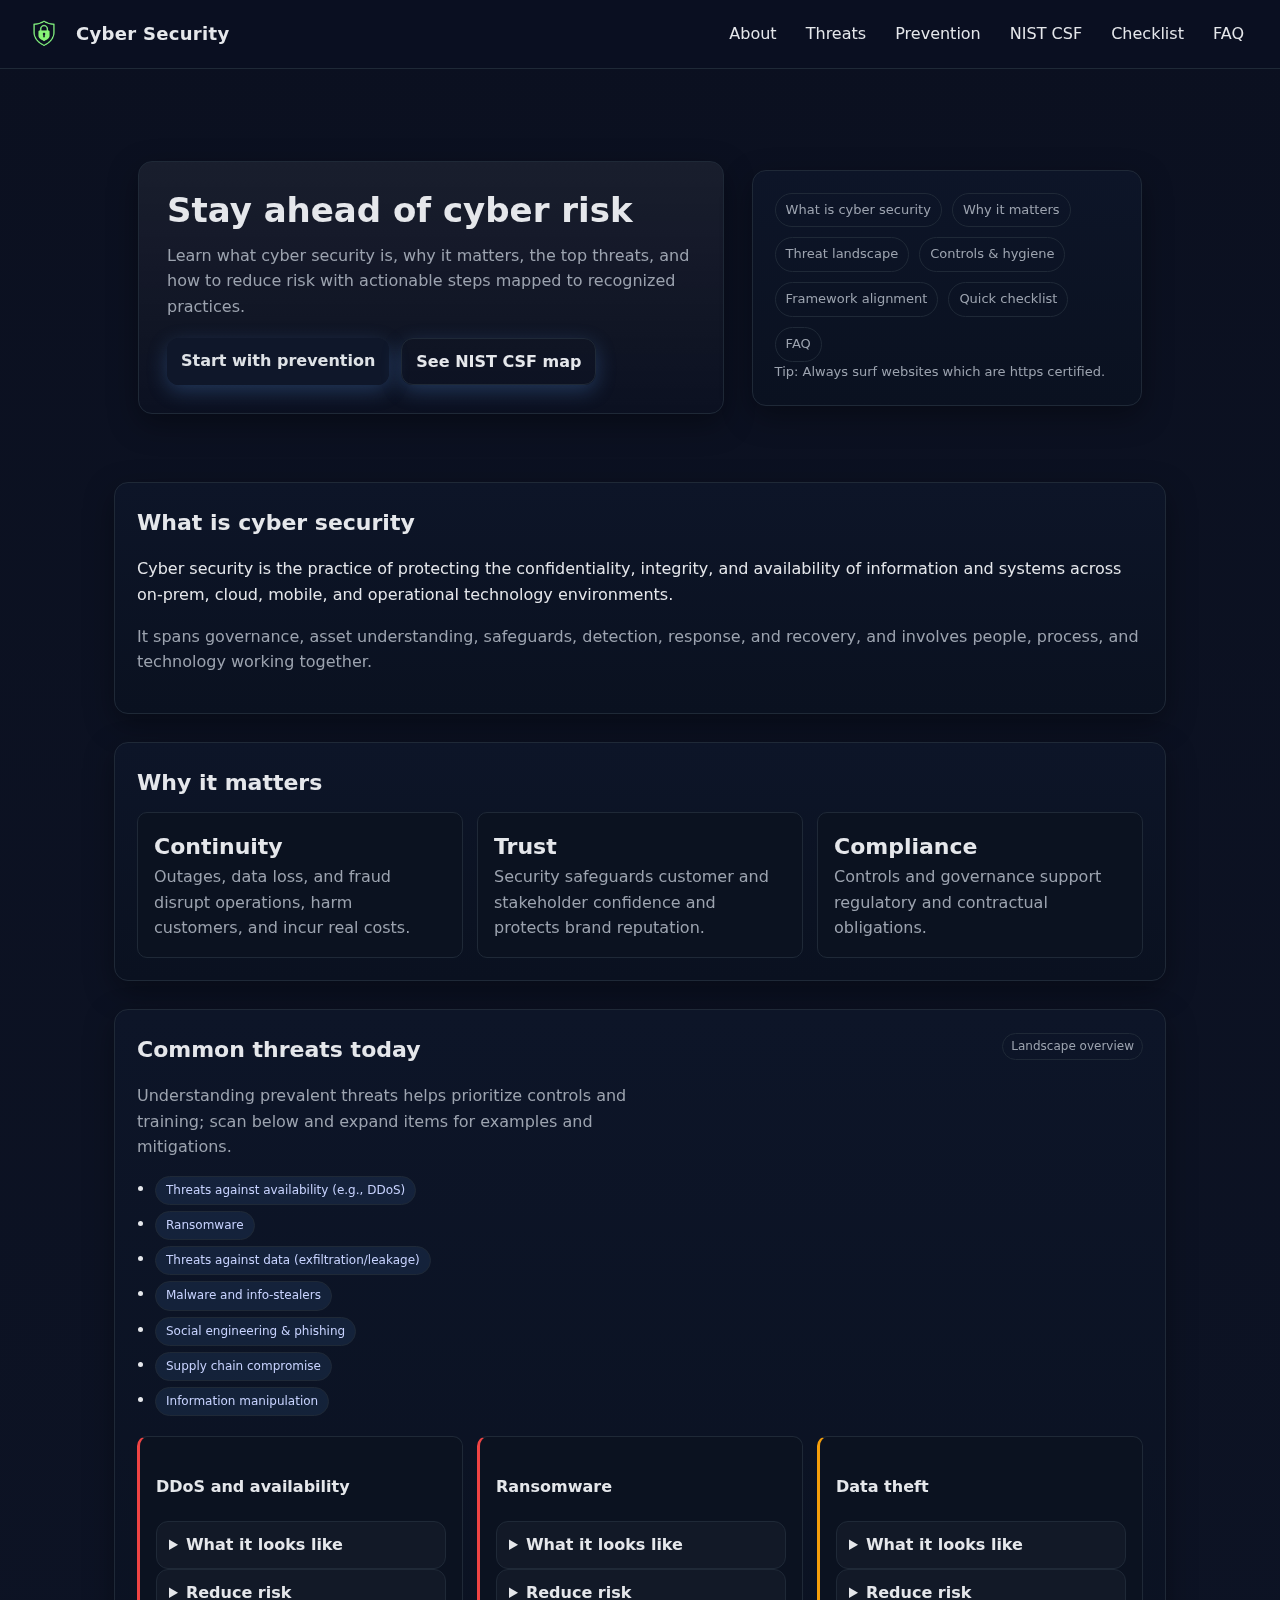
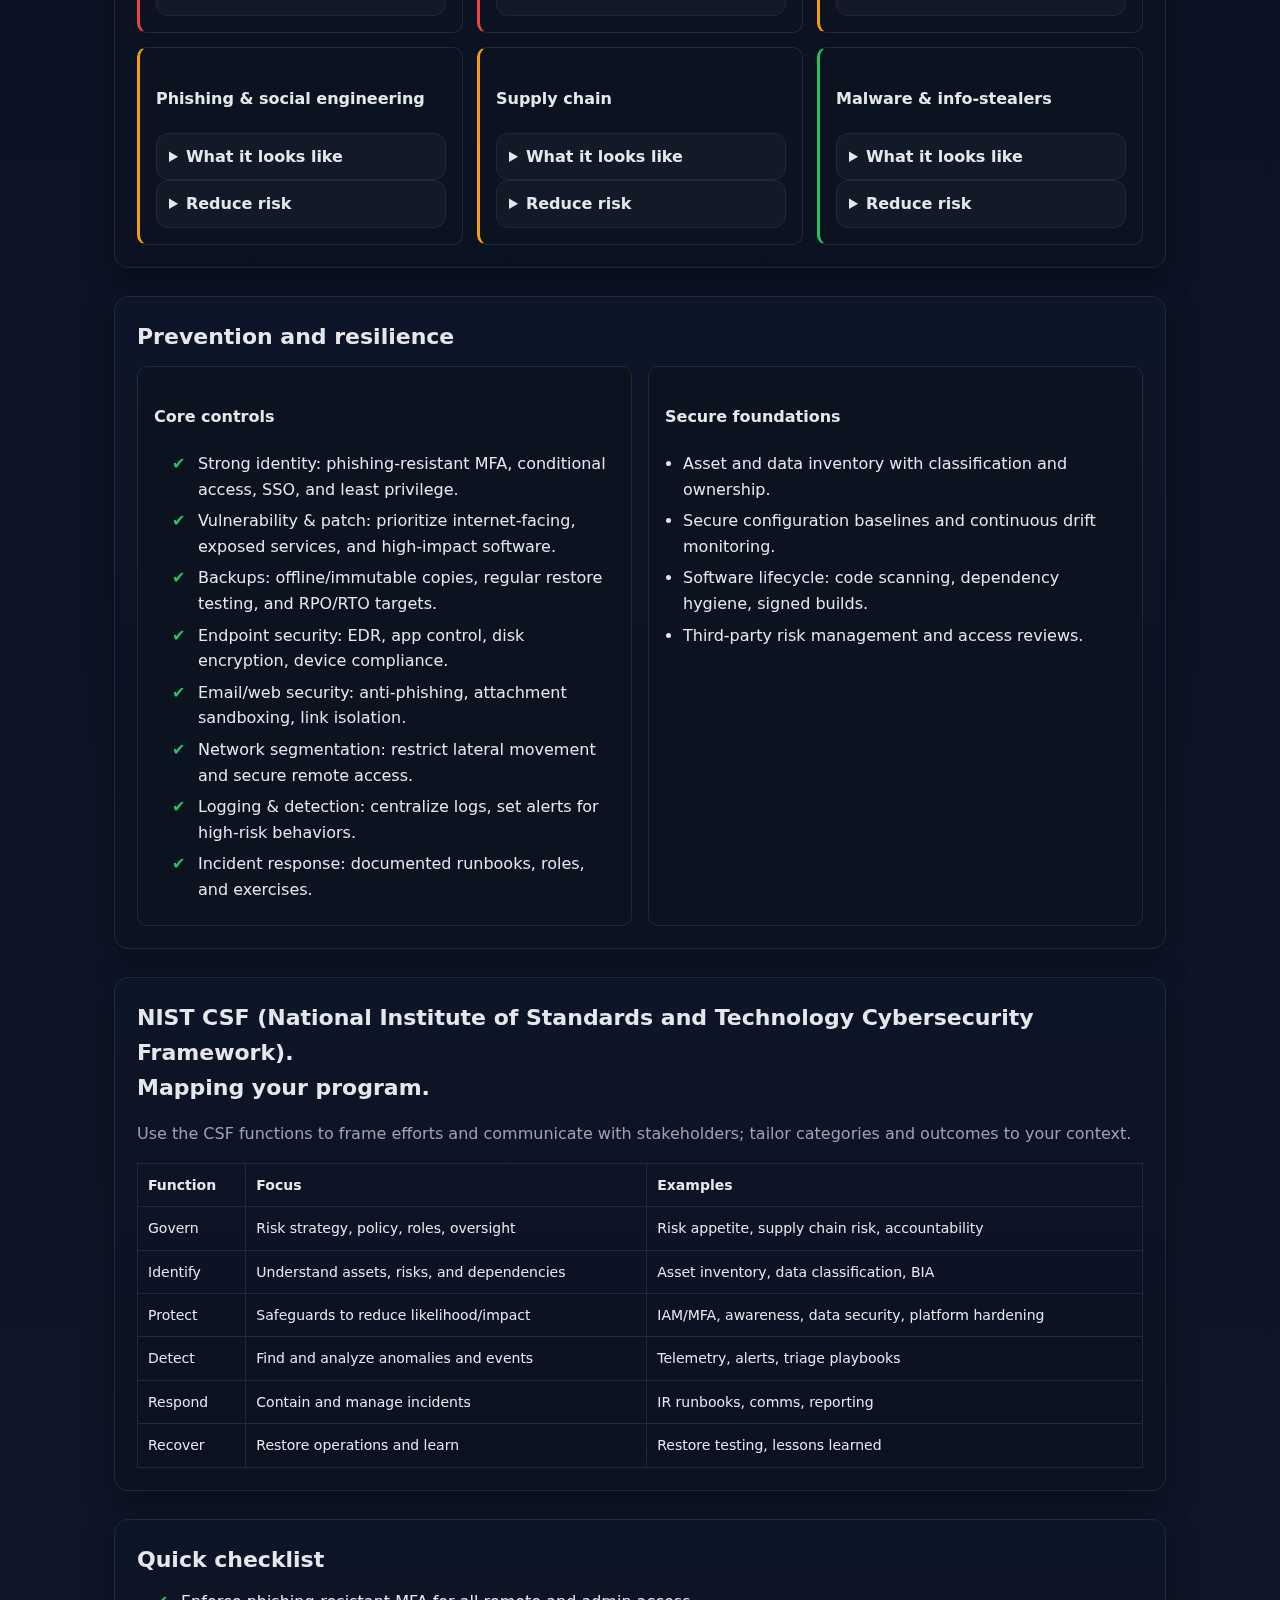
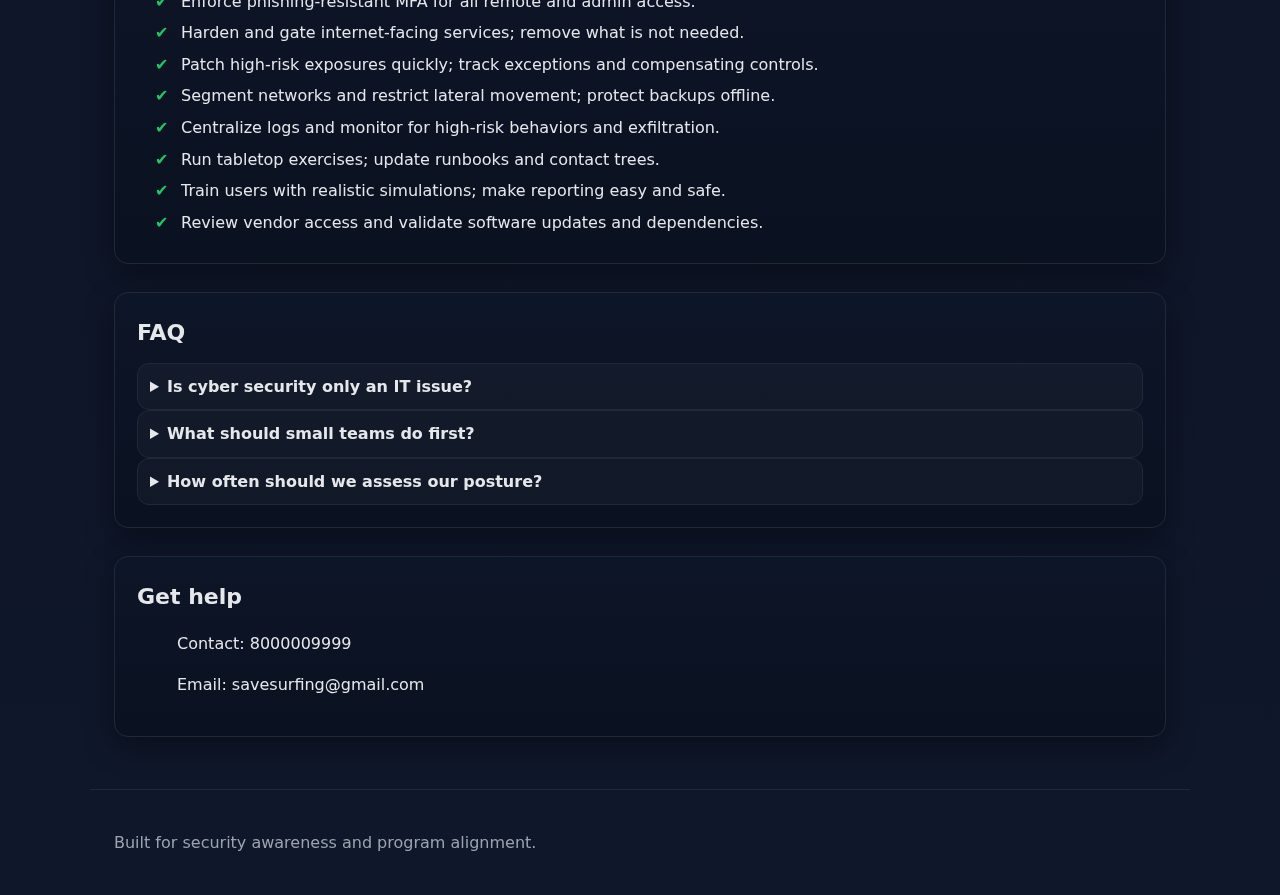
<file: index.html>
<!DOCTYPE html>
<html lang="en">
<head>
  <!-- =====================================================
       PAGE METADATA & STYLESHEET LINK
       - SEO, responsive viewport, and external CSS reference
       ===================================================== -->
  <meta charset="utf-8" />
  <meta name="viewport" content="width=device-width,initial-scale=1" />
  <title>Cyber Security: Essentials, Threats & Prevention</title>
  <meta name="description" content="Understand cyber security basics, why it matters, common threats, and how to prevent them. Includes practical checklist and a NIST CSF-aligned overview." />
  <link rel="stylesheet" href="style.css" />
</head>
<body>
  <!-- =====================================================
       STICKY HEADER + GLOBAL NAVIGATION
       - Brand, primary section links, persistent access
       ===================================================== -->
<header>
  <nav class="nav">
    <div class="brand">
      <img src="logo sy.png" alt="logo" class="logo">
      <h1>Cyber Security</h1>
    </div>

    <!-- Hamburger button (hidden on desktop, visible on mobile) -->
    <button class="menu-toggle" aria-label="Toggle menu">☰</button>

    <!-- Nav links -->
    <div class="links">
      <a href="#about">About</a>
      <a href="#threats">Threats</a>
      <a href="#prevention">Prevention</a>
      <a href="#csf">NIST CSF</a>
      <a href="#checklist">Checklist</a>
      <a href="#faq">FAQ</a>
    </div>
  </nav>
</header>

  <main class="wrap">
    <!-- =====================================================
         HERO: INTRO + QUICK ACCESS
         - Value proposition and table of contents
         ===================================================== -->
    <section class="hero">
      <div class="lead">
        <h2>Stay ahead of cyber risk</h2>
        <p>Learn what cyber security is, why it matters, the top threats, and how to reduce risk with actionable steps mapped to recognized practices.</p>
        <div class="cta">
          <a class="btn" href="#prevention">Start with prevention</a>
          <a class="btn alt" href="#csf">See NIST CSF map</a>
        </div>
      </div>

      <!-- QUICK TOC PANEL -->
      <div class="panel">
        <div class="toc">
          <a href="#about">What is cyber security</a>
          <a href="#why">Why it matters</a>
          <a href="#threats">Threat landscape</a>
          <a href="#prevention">Controls & hygiene</a>
          <a href="#csf">Framework alignment</a>
          <a href="#checklist">Quick checklist</a>
          <a href="#faq">FAQ</a>
        </div>
        <p class="note">Tip: Always surf websites which are https certified.</p>
      </div>
    </section>

    <!-- =====================================================
         ABOUT: WHAT IS CYBER SECURITY
         - Scope across confidentiality, integrity, availability
         ===================================================== -->
    <section id="about" class="panel">
      <h3>What is cyber security</h3>
      <p>Cyber security is the practice of protecting the confidentiality, integrity, and availability of information and systems across on‑prem, cloud, mobile, and operational technology environments.</p>
      <p class="muted">It spans governance, asset understanding, safeguards, detection, response, and recovery, and involves people, process, and technology working together.</p>
    </section>

    <!-- =====================================================
         WHY IT MATTERS: CONTINUITY, TRUST, COMPLIANCE
         - Business rationale and stakeholder outcomes
         ===================================================== -->
    <section id="why" class="panel">
      <h3>Why it matters</h3>
      <div class="kpis">
        <div class="kpi">
          <div class="num">Continuity</div>
          <div class="muted">Outages, data loss, and fraud disrupt operations, harm customers, and incur real costs.</div>
        </div>
        <div class="kpi">
          <div class="num">Trust</div>
          <div class="muted">Security safeguards customer and stakeholder confidence and protects brand reputation.</div>
        </div>
        <div class="kpi">
          <div class="num">Compliance</div>
          <div class="muted">Controls and governance support regulatory and contractual obligations.</div>
        </div>
      </div>
    </section>

    <!-- =====================================================
         THREATS: CURRENT LANDSCAPE
         - DDoS/availability, ransomware, data theft, phishing, supply chain, malware
         ===================================================== -->
    <section id="threats" class="panel">
      <div class="grid-2">
        <div>
          <h3>Common threats today</h3>
          <p class="muted">Understanding prevalent threats helps prioritize controls and training; scan below and expand items for examples and mitigations.</p>
          <ul class="list">
            <li><span class="pill">Threats against availability (e.g., DDoS)</span></li>
            <li><span class="pill">Ransomware</span></li>
            <li><span class="pill">Threats against data (exfiltration/leakage)</span></li>
            <li><span class="pill">Malware and info‑stealers</span></li>
            <li><span class="pill">Social engineering & phishing</span></li>
            <li><span class="pill">Supply chain compromise</span></li>
            <li><span class="pill">Information manipulation</span></li>
          </ul>
        </div>
        <div class="right">
          <span class="badge">Landscape overview</span>
        </div>
      </div>

      <!-- THREAT CARDS: DETAILS + MITIGATIONS -->
      <div class="grid-3" style="margin-top:14px">
        <div class="card bad">
          <h4>DDoS and availability</h4>
          <details>
            <summary>What it looks like</summary>
            <p>Flooding services to degrade or deny access; often part of hacktivism or extortion campaigns.</p>
          </details>
          <details>
            <summary>Reduce risk</summary>
            <ul class="list">
              <li>Use DDoS‑protected hosting/CDN and rate limiting.</li>
              <li>Have runbooks and provider contacts ready for traffic shifts.</li>
            </ul>
          </details>
        </div>

        <div class="card bad">
          <h4>Ransomware</h4>
          <details>
            <summary>What it looks like</summary>
            <p>Data encryption and exfiltration with payment demands; often via phishing, stolen creds, or exposed services.</p>
          </details>
          <details>
            <summary>Reduce risk</summary>
            <ul class="list">
              <li>Harden RDP/VPN, enforce MFA, patch quickly.</li>
              <li>Maintain offline, tested backups and least privilege.</li>
            </ul>
          </details>
        </div>

        <div class="card warn">
          <h4>Data theft</h4>
          <details>
            <summary>What it looks like</summary>
            <p>Unauthorized access to customer, personal, or business data via web apps, endpoints, or third parties.</p>
          </details>
          <details>
            <summary>Reduce risk</summary>
            <ul class="list">
              <li>Encrypt data at rest/in transit and tighten access controls.</li>
              <li>Monitor for anomalies and exfiltration indicators.</li>
            </ul>
          </details>
        </div>

        <div class="card warn">
          <h4>Phishing & social engineering</h4>
          <details>
            <summary>What it looks like</summary>
            <p>Deceptive emails/messages or voice calls lure users into clicking, sharing creds, or approving prompts.</p>
          </details>
          <details>
            <summary>Reduce risk</summary>
            <ul class="list">
              <li>Adaptive MFA, phishing‑resistant authenticators, and user training.</li>
              <li>Email authentication (SPF/DKIM/DMARC) and link isolation.</li>
            </ul>
          </details>
        </div>

        <div class="card warn">
          <h4>Supply chain</h4>
          <details>
            <summary>What it looks like</summary>
            <p>Abusing third‑party software/services, updates, or credentials to reach downstream targets.</p>
          </details>
          <details>
            <summary>Reduce risk</summary>
            <ul class="list">
              <li>Vendor due diligence, SBOM, and update verification.</li>
              <li>Segmentation and least privilege for third‑party access.</li>
            </ul>
          </details>
        </div>

        <div class="card ok">
          <h4>Malware & info‑stealers</h4>
          <details>
            <summary>What it looks like</summary>
            <p>Malicious code on endpoints/browsers exfiltrates credentials and session tokens.</p>
          </details>
          <details>
            <summary>Reduce risk</summary>
            <ul class="list">
              <li>EDR, browser isolation, prompt patching, and credential hygiene.</li>
              <li>Block risky extensions and enforce app allow‑lists.</li>
            </ul>
          </details>
        </div>
      </div>
    </section>

    <!-- =====================================================
         PREVENTION & RESILIENCE
         - Core controls and secure foundations
         ===================================================== -->
    <section id="prevention" class="panel">
      <h3>Prevention and resilience</h3>
      <div class="grid-2">
        <!-- CORE CONTROLS CHECKLIST -->
        <div class="card">
          <h4>Core controls</h4>
          <ul class="list checklist">
            <li>Strong identity: phishing‑resistant MFA, conditional access, SSO, and least privilege.</li>
            <li>Vulnerability & patch: prioritize internet‑facing, exposed services, and high‑impact software.</li>
            <li>Backups: offline/immutable copies, regular restore testing, and RPO/RTO targets.</li>
            <li>Endpoint security: EDR, app control, disk encryption, device compliance.</li>
            <li>Email/web security: anti‑phishing, attachment sandboxing, link isolation.</li>
            <li>Network segmentation: restrict lateral movement and secure remote access.</li>
            <li>Logging & detection: centralize logs, set alerts for high‑risk behaviors.</li>
            <li>Incident response: documented runbooks, roles, and exercises.</li>
          </ul>
        </div>

        <!-- SECURE FOUNDATIONS LIST -->
        <div class="card">
          <h4>Secure foundations</h4>
          <ul class="list">
            <li>Asset and data inventory with classification and ownership.</li>
            <li>Secure configuration baselines and continuous drift monitoring.</li>
            <li>Software lifecycle: code scanning, dependency hygiene, signed builds.</li>
            <li>Third‑party risk management and access reviews.</li>
          </ul>
        </div>
      </div>
    </section>

    <!-- =====================================================
         NIST CSF MAPPING
         - Govern/Identify/Protect/Detect/Respond/Recover
         ===================================================== -->
    <section id="csf" class="panel">
      <h3>NIST CSF (National Institute of Standards and Technology Cybersecurity Framework). <br> Mapping your program.</h3>
      <p class="muted">Use the CSF functions to frame efforts and communicate with stakeholders; tailor categories and outcomes to your context.</p>
      <table class="table">
        <thead><tr><th>Function</th><th>Focus</th><th>Examples</th></tr></thead>
        <tbody>
          <tr><td>Govern</td><td>Risk strategy, policy, roles, oversight</td><td>Risk appetite, supply chain risk, accountability</td></tr>
          <tr><td>Identify</td><td>Understand assets, risks, and dependencies</td><td>Asset inventory, data classification, BIA</td></tr>
          <tr><td>Protect</td><td>Safeguards to reduce likelihood/impact</td><td>IAM/MFA, awareness, data security, platform hardening</td></tr>
          <tr><td>Detect</td><td>Find and analyze anomalies and events</td><td>Telemetry, alerts, triage playbooks</td></tr>
          <tr><td>Respond</td><td>Contain and manage incidents</td><td>IR runbooks, comms, reporting</td></tr>
          <tr><td>Recover</td><td>Restore operations and learn</td><td>Restore testing, lessons learned</td></tr>
        </tbody>
      </table>
    </section>

    <!-- =====================================================
         QUICK CHECKLIST
         - Fast-start actions to improve posture
         ===================================================== -->
    <section id="checklist" class="panel">
      <h3>Quick checklist</h3>
      <ul class="list checklist">
        <li>Enforce phishing‑resistant MFA for all remote and admin access.</li>
        <li>Harden and gate internet‑facing services; remove what is not needed.</li>
        <li>Patch high‑risk exposures quickly; track exceptions and compensating controls.</li>
        <li>Segment networks and restrict lateral movement; protect backups offline.</li>
        <li>Centralize logs and monitor for high‑risk behaviors and exfiltration.</li>
        <li>Run tabletop exercises; update runbooks and contact trees.</li>
        <li>Train users with realistic simulations; make reporting easy and safe.</li>
        <li>Review vendor access and validate software updates and dependencies.</li>
      </ul>
    </section>

    <!-- =====================================================
         FAQ
         - Common questions and concise guidance
         ===================================================== -->
    <section id="faq" class="panel">
      <h3>FAQ</h3>
      <details>
        <summary>Is cyber security only an IT issue?</summary>
        <p>No. It is an enterprise risk topic involving leadership, governance, operations, and culture; technology is one component.</p>
      </details>
      <details>
        <summary>What should small teams do first?</summary>
        <p>Inventory critical assets and accounts, enforce MFA, patch exposed services, back up and test restores, and document who to call during an incident.</p>
      </details>
      <details>
        <summary>How often should we assess our posture?</summary>
        <p>Continuously monitor key controls and revisit risk and priorities regularly, with formal reviews at least annually or after major changes.</p>
      </details>
    </section>

    <!-- =====================================================
         SUPPORT LINKS (PLACEHOLDER)
         - Add internal policies, reporting channels, IR contacts
         ===================================================== -->
    <section class="panel">
      <h3>Get help</h3>
      <p class="muted"><ul> Contact: 8000009999</ul> <ul> Email: savesurfing@gmail.com</ul></p>
    </section>
  </main>

  <!-- =====================================================
       FOOTER
       - Closing note and ownership
       ===================================================== -->
  <footer class="wrap">
    <p>Built for security awareness and program alignment.</p>
  </footer>

  <!-- =====================================================
       JS: SMOOTH SCROLL FOR ANCHOR LINKS
       - Progressive enhancement; no external dependencies
       ===================================================== -->
  <script>
    // Smooth scroll for same-page links (focus: accessibility-friendly scrolling)
    document.querySelectorAll('a[href^="#"]').forEach(a=>{
      a.addEventListener('click',e=>{
        const id=a.getAttribute('href').slice(1);
        const el=document.getElementById(id);
        if(el){ e.preventDefault(); el.scrollIntoView({behavior:'smooth', block:'start'}); }
      });
    });
  </script>
  <script>
  const toggleBtn = document.querySelector('.menu-toggle');
  const navLinks = document.querySelector('.links');

  toggleBtn.addEventListener('click', () => {
    navLinks.classList.toggle('show');
  });
</script>

</body>
</html>
</file>
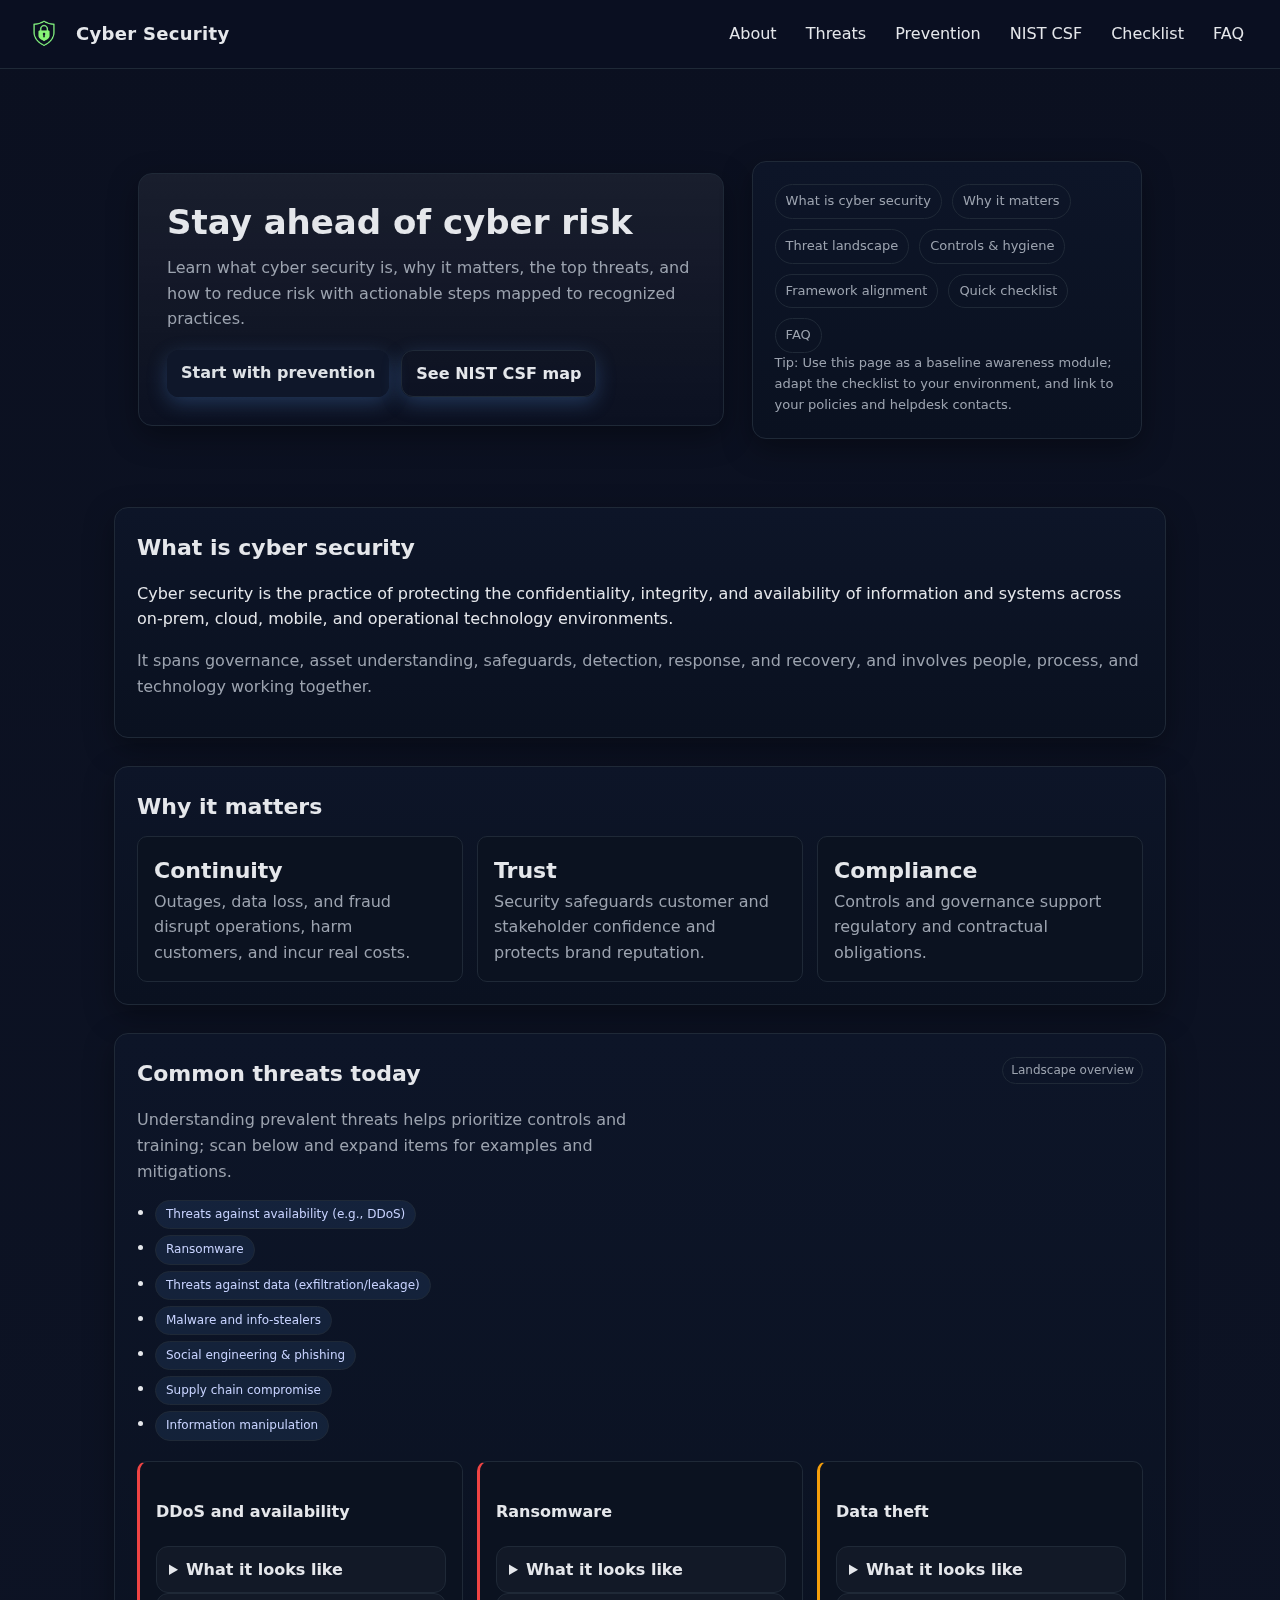
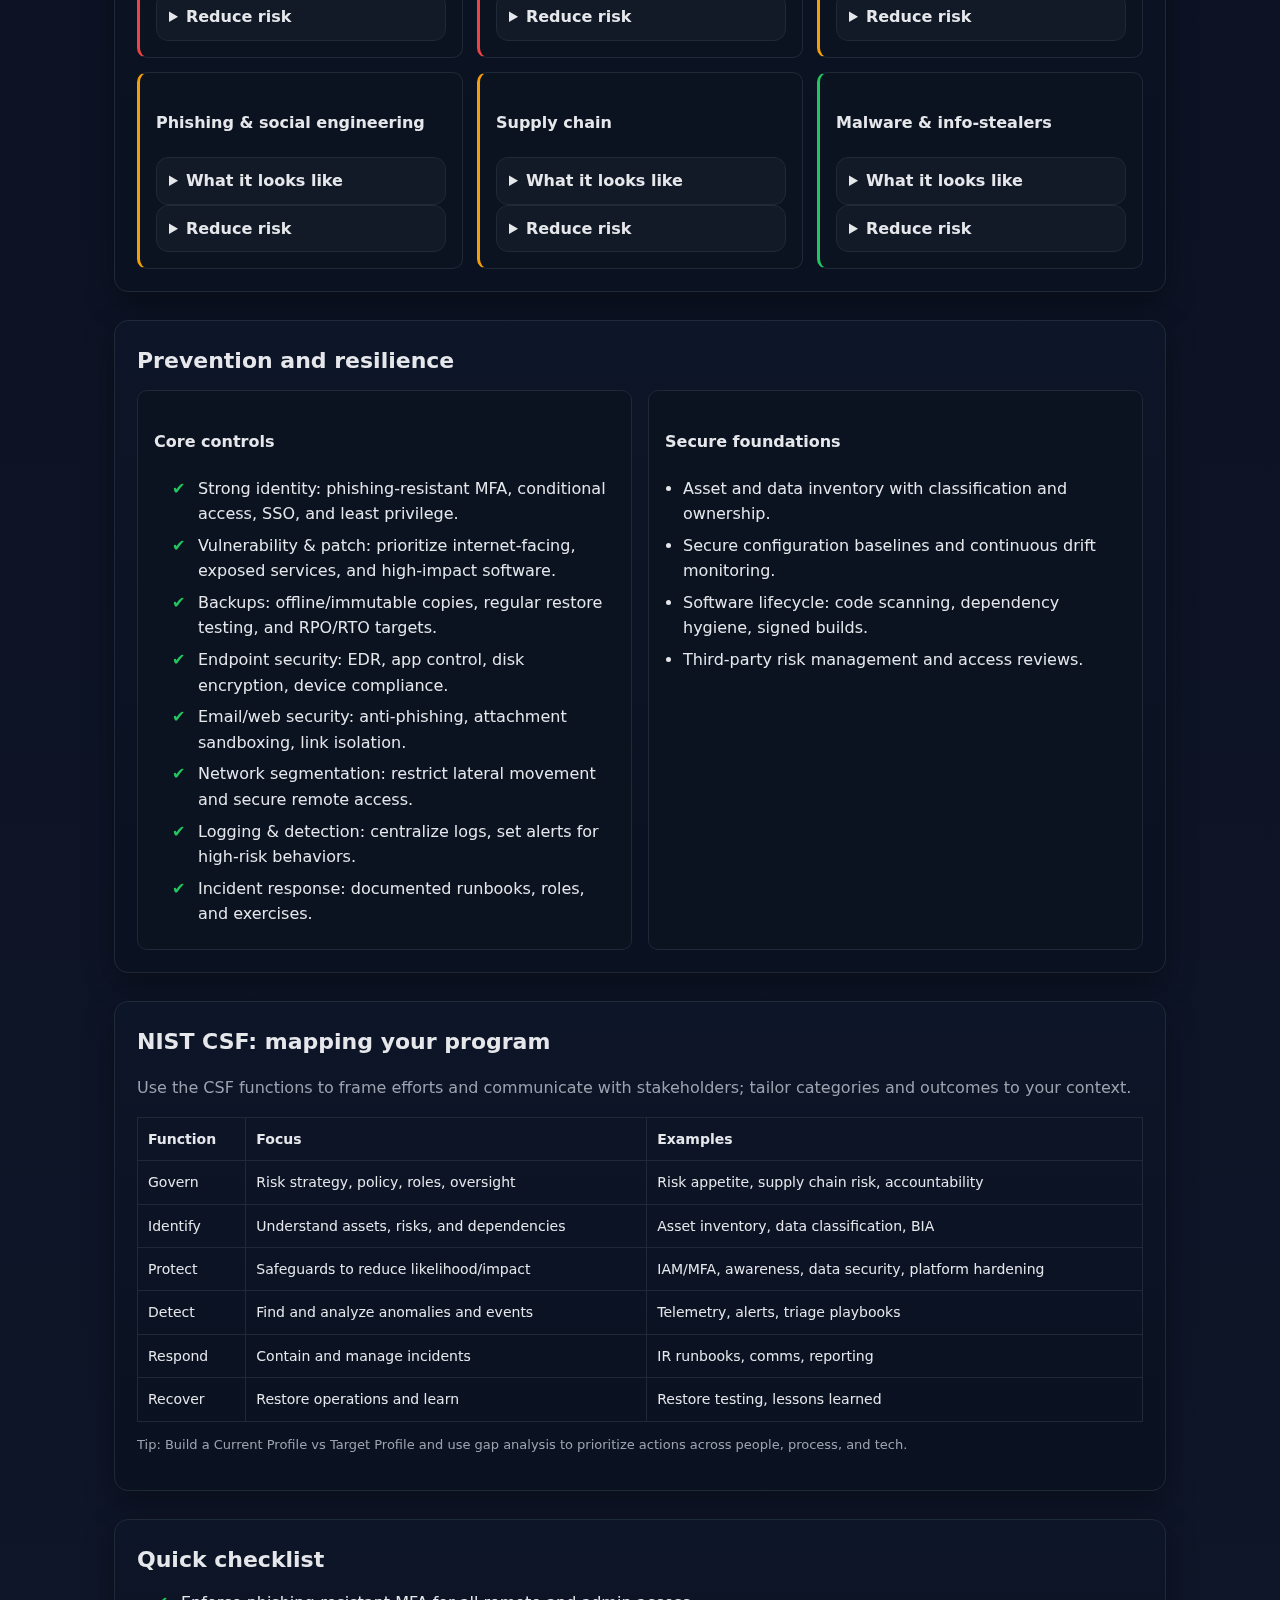
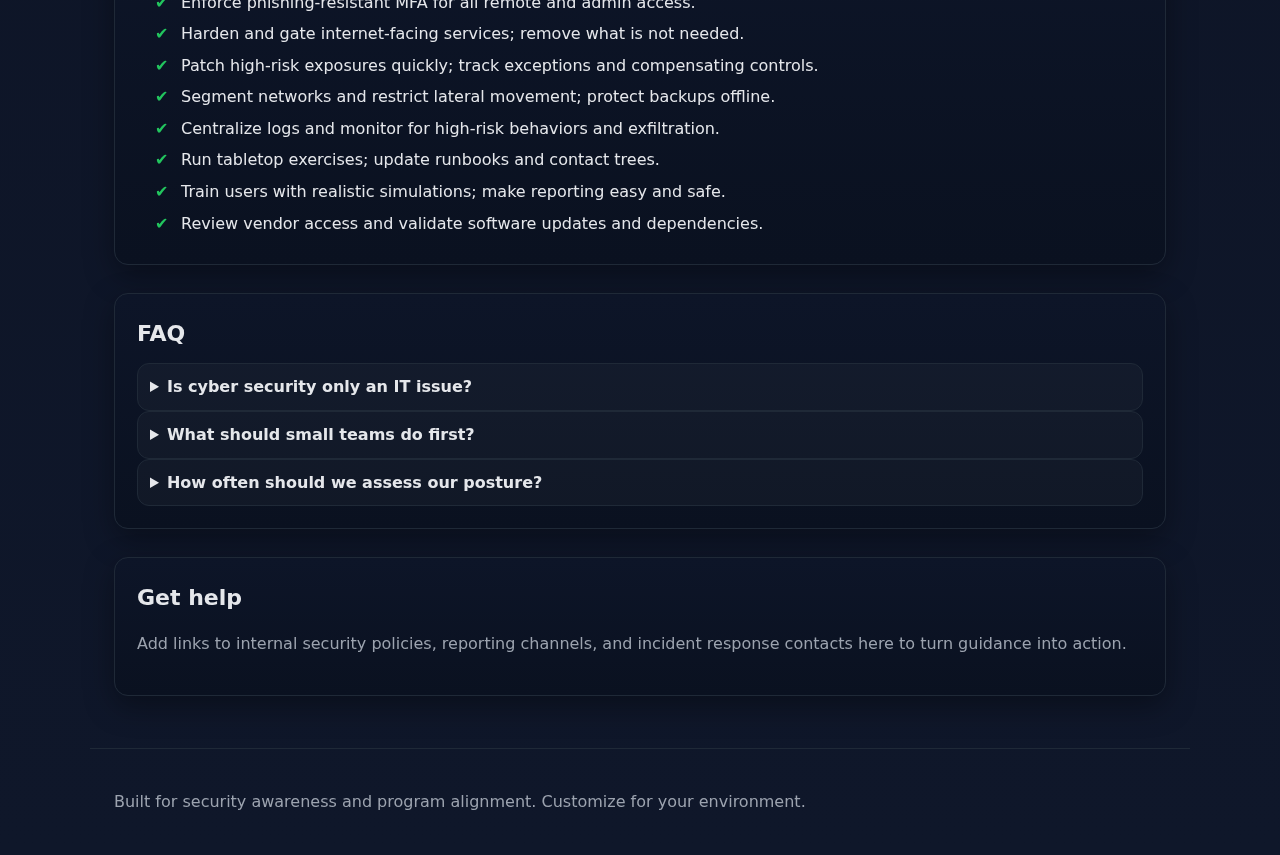
<file: Project SY/pro.html>
<!DOCTYPE html>
<html lang="en">
<head>
  <!-- =====================================================
       PAGE METADATA & STYLESHEET LINK
       - SEO, responsive viewport, and external CSS reference
       ===================================================== -->
  <meta charset="utf-8" />
  <meta name="viewport" content="width=device-width,initial-scale=1" />
  <title>Cyber Security: Essentials, Threats & Prevention</title>
  <meta name="description" content="Understand cyber security basics, why it matters, common threats, and how to prevent them. Includes practical checklist and a NIST CSF-aligned overview." />
  <link rel="stylesheet" href="pro.css" />
</head>
<body>
  <!-- =====================================================
       STICKY HEADER + GLOBAL NAVIGATION
       - Brand, primary section links, persistent access
       ===================================================== -->
  <header>
    <nav class="nav">
      <!-- BRAND: LOGO + TITLE -->
      <div class="brand">
        <img src="logo sy.png" alt="logo" class="logo">
        <h1>Cyber Security</h1>
      </div>

      <!-- PRIMARY NAV LINKS -->
      <div class="links">
        <a href="#about">About</a>
        <a href="#threats">Threats</a>
        <a href="#prevention">Prevention</a>
        <a href="#csf">NIST CSF</a>
        <a href="#checklist">Checklist</a>
        <a href="#faq">FAQ</a>
      </div>
    </nav>
  </header>

  <main class="wrap">
    <!-- =====================================================
         HERO: INTRO + QUICK ACCESS
         - Value proposition and table of contents
         ===================================================== -->
    <section class="hero">
      <div class="lead">
        <h2>Stay ahead of cyber risk</h2>
        <p>Learn what cyber security is, why it matters, the top threats, and how to reduce risk with actionable steps mapped to recognized practices.</p>
        <div class="cta">
          <a class="btn" href="#prevention">Start with prevention</a>
          <a class="btn alt" href="#csf">See NIST CSF map</a>
        </div>
      </div>

      <!-- QUICK TOC PANEL -->
      <div class="panel">
        <div class="toc">
          <a href="#about">What is cyber security</a>
          <a href="#why">Why it matters</a>
          <a href="#threats">Threat landscape</a>
          <a href="#prevention">Controls & hygiene</a>
          <a href="#csf">Framework alignment</a>
          <a href="#checklist">Quick checklist</a>
          <a href="#faq">FAQ</a>
        </div>
        <p class="note">Tip: Use this page as a baseline awareness module; adapt the checklist to your environment, and link to your policies and helpdesk contacts.</p>
      </div>
    </section>

    <!-- =====================================================
         ABOUT: WHAT IS CYBER SECURITY
         - Scope across confidentiality, integrity, availability
         ===================================================== -->
    <section id="about" class="panel">
      <h3>What is cyber security</h3>
      <p>Cyber security is the practice of protecting the confidentiality, integrity, and availability of information and systems across on‑prem, cloud, mobile, and operational technology environments.</p>
      <p class="muted">It spans governance, asset understanding, safeguards, detection, response, and recovery, and involves people, process, and technology working together.</p>
    </section>

    <!-- =====================================================
         WHY IT MATTERS: CONTINUITY, TRUST, COMPLIANCE
         - Business rationale and stakeholder outcomes
         ===================================================== -->
    <section id="why" class="panel">
      <h3>Why it matters</h3>
      <div class="kpis">
        <div class="kpi">
          <div class="num">Continuity</div>
          <div class="muted">Outages, data loss, and fraud disrupt operations, harm customers, and incur real costs.</div>
        </div>
        <div class="kpi">
          <div class="num">Trust</div>
          <div class="muted">Security safeguards customer and stakeholder confidence and protects brand reputation.</div>
        </div>
        <div class="kpi">
          <div class="num">Compliance</div>
          <div class="muted">Controls and governance support regulatory and contractual obligations.</div>
        </div>
      </div>
    </section>

    <!-- =====================================================
         THREATS: CURRENT LANDSCAPE
         - DDoS/availability, ransomware, data theft, phishing, supply chain, malware
         ===================================================== -->
    <section id="threats" class="panel">
      <div class="grid-2">
        <div>
          <h3>Common threats today</h3>
          <p class="muted">Understanding prevalent threats helps prioritize controls and training; scan below and expand items for examples and mitigations.</p>
          <ul class="list">
            <li><span class="pill">Threats against availability (e.g., DDoS)</span></li>
            <li><span class="pill">Ransomware</span></li>
            <li><span class="pill">Threats against data (exfiltration/leakage)</span></li>
            <li><span class="pill">Malware and info‑stealers</span></li>
            <li><span class="pill">Social engineering & phishing</span></li>
            <li><span class="pill">Supply chain compromise</span></li>
            <li><span class="pill">Information manipulation</span></li>
          </ul>
        </div>
        <div class="right">
          <span class="badge">Landscape overview</span>
        </div>
      </div>

      <!-- THREAT CARDS: DETAILS + MITIGATIONS -->
      <div class="grid-3" style="margin-top:14px">
        <div class="card bad">
          <h4>DDoS and availability</h4>
          <details>
            <summary>What it looks like</summary>
            <p>Flooding services to degrade or deny access; often part of hacktivism or extortion campaigns.</p>
          </details>
          <details>
            <summary>Reduce risk</summary>
            <ul class="list">
              <li>Use DDoS‑protected hosting/CDN and rate limiting.</li>
              <li>Have runbooks and provider contacts ready for traffic shifts.</li>
            </ul>
          </details>
        </div>

        <div class="card bad">
          <h4>Ransomware</h4>
          <details>
            <summary>What it looks like</summary>
            <p>Data encryption and exfiltration with payment demands; often via phishing, stolen creds, or exposed services.</p>
          </details>
          <details>
            <summary>Reduce risk</summary>
            <ul class="list">
              <li>Harden RDP/VPN, enforce MFA, patch quickly.</li>
              <li>Maintain offline, tested backups and least privilege.</li>
            </ul>
          </details>
        </div>

        <div class="card warn">
          <h4>Data theft</h4>
          <details>
            <summary>What it looks like</summary>
            <p>Unauthorized access to customer, personal, or business data via web apps, endpoints, or third parties.</p>
          </details>
          <details>
            <summary>Reduce risk</summary>
            <ul class="list">
              <li>Encrypt data at rest/in transit and tighten access controls.</li>
              <li>Monitor for anomalies and exfiltration indicators.</li>
            </ul>
          </details>
        </div>

        <div class="card warn">
          <h4>Phishing & social engineering</h4>
          <details>
            <summary>What it looks like</summary>
            <p>Deceptive emails/messages or voice calls lure users into clicking, sharing creds, or approving prompts.</p>
          </details>
          <details>
            <summary>Reduce risk</summary>
            <ul class="list">
              <li>Adaptive MFA, phishing‑resistant authenticators, and user training.</li>
              <li>Email authentication (SPF/DKIM/DMARC) and link isolation.</li>
            </ul>
          </details>
        </div>

        <div class="card warn">
          <h4>Supply chain</h4>
          <details>
            <summary>What it looks like</summary>
            <p>Abusing third‑party software/services, updates, or credentials to reach downstream targets.</p>
          </details>
          <details>
            <summary>Reduce risk</summary>
            <ul class="list">
              <li>Vendor due diligence, SBOM, and update verification.</li>
              <li>Segmentation and least privilege for third‑party access.</li>
            </ul>
          </details>
        </div>

        <div class="card ok">
          <h4>Malware & info‑stealers</h4>
          <details>
            <summary>What it looks like</summary>
            <p>Malicious code on endpoints/browsers exfiltrates credentials and session tokens.</p>
          </details>
          <details>
            <summary>Reduce risk</summary>
            <ul class="list">
              <li>EDR, browser isolation, prompt patching, and credential hygiene.</li>
              <li>Block risky extensions and enforce app allow‑lists.</li>
            </ul>
          </details>
        </div>
      </div>
    </section>

    <!-- =====================================================
         PREVENTION & RESILIENCE
         - Core controls and secure foundations
         ===================================================== -->
    <section id="prevention" class="panel">
      <h3>Prevention and resilience</h3>
      <div class="grid-2">
        <!-- CORE CONTROLS CHECKLIST -->
        <div class="card">
          <h4>Core controls</h4>
          <ul class="list checklist">
            <li>Strong identity: phishing‑resistant MFA, conditional access, SSO, and least privilege.</li>
            <li>Vulnerability & patch: prioritize internet‑facing, exposed services, and high‑impact software.</li>
            <li>Backups: offline/immutable copies, regular restore testing, and RPO/RTO targets.</li>
            <li>Endpoint security: EDR, app control, disk encryption, device compliance.</li>
            <li>Email/web security: anti‑phishing, attachment sandboxing, link isolation.</li>
            <li>Network segmentation: restrict lateral movement and secure remote access.</li>
            <li>Logging & detection: centralize logs, set alerts for high‑risk behaviors.</li>
            <li>Incident response: documented runbooks, roles, and exercises.</li>
          </ul>
        </div>

        <!-- SECURE FOUNDATIONS LIST -->
        <div class="card">
          <h4>Secure foundations</h4>
          <ul class="list">
            <li>Asset and data inventory with classification and ownership.</li>
            <li>Secure configuration baselines and continuous drift monitoring.</li>
            <li>Software lifecycle: code scanning, dependency hygiene, signed builds.</li>
            <li>Third‑party risk management and access reviews.</li>
          </ul>
        </div>
      </div>
    </section>

    <!-- =====================================================
         NIST CSF MAPPING
         - Govern/Identify/Protect/Detect/Respond/Recover
         ===================================================== -->
    <section id="csf" class="panel">
      <h3>NIST CSF: mapping your program</h3>
      <p class="muted">Use the CSF functions to frame efforts and communicate with stakeholders; tailor categories and outcomes to your context.</p>
      <table class="table">
        <thead><tr><th>Function</th><th>Focus</th><th>Examples</th></tr></thead>
        <tbody>
          <tr><td>Govern</td><td>Risk strategy, policy, roles, oversight</td><td>Risk appetite, supply chain risk, accountability</td></tr>
          <tr><td>Identify</td><td>Understand assets, risks, and dependencies</td><td>Asset inventory, data classification, BIA</td></tr>
          <tr><td>Protect</td><td>Safeguards to reduce likelihood/impact</td><td>IAM/MFA, awareness, data security, platform hardening</td></tr>
          <tr><td>Detect</td><td>Find and analyze anomalies and events</td><td>Telemetry, alerts, triage playbooks</td></tr>
          <tr><td>Respond</td><td>Contain and manage incidents</td><td>IR runbooks, comms, reporting</td></tr>
          <tr><td>Recover</td><td>Restore operations and learn</td><td>Restore testing, lessons learned</td></tr>
        </tbody>
      </table>
      <p class="note">Tip: Build a Current Profile vs Target Profile and use gap analysis to prioritize actions across people, process, and tech.</p>
    </section>

    <!-- =====================================================
         QUICK CHECKLIST
         - Fast-start actions to improve posture
         ===================================================== -->
    <section id="checklist" class="panel">
      <h3>Quick checklist</h3>
      <ul class="list checklist">
        <li>Enforce phishing‑resistant MFA for all remote and admin access.</li>
        <li>Harden and gate internet‑facing services; remove what is not needed.</li>
        <li>Patch high‑risk exposures quickly; track exceptions and compensating controls.</li>
        <li>Segment networks and restrict lateral movement; protect backups offline.</li>
        <li>Centralize logs and monitor for high‑risk behaviors and exfiltration.</li>
        <li>Run tabletop exercises; update runbooks and contact trees.</li>
        <li>Train users with realistic simulations; make reporting easy and safe.</li>
        <li>Review vendor access and validate software updates and dependencies.</li>
      </ul>
    </section>

    <!-- =====================================================
         FAQ
         - Common questions and concise guidance
         ===================================================== -->
    <section id="faq" class="panel">
      <h3>FAQ</h3>
      <details>
        <summary>Is cyber security only an IT issue?</summary>
        <p>No. It is an enterprise risk topic involving leadership, governance, operations, and culture; technology is one component.</p>
      </details>
      <details>
        <summary>What should small teams do first?</summary>
        <p>Inventory critical assets and accounts, enforce MFA, patch exposed services, back up and test restores, and document who to call during an incident.</p>
      </details>
      <details>
        <summary>How often should we assess our posture?</summary>
        <p>Continuously monitor key controls and revisit risk and priorities regularly, with formal reviews at least annually or after major changes.</p>
      </details>
    </section>

    <!-- =====================================================
         SUPPORT LINKS (PLACEHOLDER)
         - Add internal policies, reporting channels, IR contacts
         ===================================================== -->
    <section class="panel">
      <h3>Get help</h3>
      <p class="muted">Add links to internal security policies, reporting channels, and incident response contacts here to turn guidance into action.</p>
    </section>
  </main>

  <!-- =====================================================
       FOOTER
       - Closing note and ownership
       ===================================================== -->
  <footer class="wrap">
    <p>Built for security awareness and program alignment. Customize for your environment.</p>
  </footer>

  <!-- =====================================================
       JS: SMOOTH SCROLL FOR ANCHOR LINKS
       - Progressive enhancement; no external dependencies
       ===================================================== -->
  <script>
    // Smooth scroll for same-page links (focus: accessibility-friendly scrolling)
    document.querySelectorAll('a[href^="#"]').forEach(a=>{
      a.addEventListener('click',e=>{
        const id=a.getAttribute('href').slice(1);
        const el=document.getElementById(id);
        if(el){ e.preventDefault(); el.scrollIntoView({behavior:'smooth', block:'start'}); }
      });
    });
  </script>
</body>
</html>
</file>
<file: style.css>
/* =========================================================
   THEME TOKENS AND GLOBAL RESETS
   - Color palette, radii, shadows, typography baseline
   ========================================================= */
:root{
  --bg: rgb(15, 23, 42);
  --panel: #111827;
  --text: #e5e7eb;
  --muted: #9ca3af;
  --brand: rgb(15, 23, 42);
  --brand-2: rgb(15, 23, 42);
  --ok: #22c55e;
  --warn: #f59e0b;
  --bad: #ef4444;
  --card: #0b1220;
  --border: #1f2937;
  --shadow: 0 10px 30px rgba(0,0,0,.35);
  --radius: 14px;
  --radius-sm: 10px;
  --maxw: 1100px;
}
*{box-sizing:border-box}
html,body{
  margin:0;padding:0;
  background:linear-gradient(180deg,#0b1020 0%,#0f172a 100%);
  color:var(--text);
  font-family:system-ui,-apple-system,Segoe UI,Roboto,Ubuntu,Arial,sans-serif;
  line-height:1.6
}
a{color:var(--brand)}

/* ===========================
   LAYOUT WRAPPER
   - Centers content and sets page gutters
   =========================== */
.wrap{max-width:var(--maxw);margin:auto;padding:24px}

/* ===========================
   STICKY HEADER + NAV
   - Persistent navigation with backdrop blur
   =========================== */
header{
  position:sticky;top:0;z-index:9;
  background:rgba(11, 16, 32, 0.7);
  backdrop-filter:saturate(140%) blur(10px);
  border-bottom:1px solid var(--border)
}
.nav{display:flex;gap:16px;align-items:center;justify-content:space-between;padding:14px 24px}

/* ===========================
   BRANDING (LOGO + TITLE)
   - Visual identity in the header
   =========================== */
.brand{display:flex;gap:12px;align-items:center}
.logo {
  width: 40px;   /* adjust size as needed */
  height: 40px;
  object-fit: contain;
  border-radius: 8px; /* optional - smooth corners */
}
.brand h1{font-size:18px;margin:0;font-weight:700;letter-spacing:.3px}

/* ===========================
   NAV LINKS
   - Primary site sections
   =========================== */
.links a{
  color:var(--text);text-decoration:none;
  padding:8px 12px;border-radius:10px
}
.links a:hover{background:rgba(255,255,255,.06)}

/* ===========================
   HERO SECTION
   - Intro message + quick navigation panel
   =========================== */
.hero{
  display:grid;grid-template-columns:1.2fr .8fr;
  gap:28px;align-items:center;padding:40px 24px
}
.hero .lead{
  background:linear-gradient(180deg,rgba(255,255,255,.06),transparent);
  border:1px solid var(--border);border-radius:var(--radius);
  padding:28px;box-shadow:var(--shadow)
}
.hero h2{margin:0 0 12px;font-size:34px;line-height:1.2}
.hero p{margin:0;color:var(--muted)}

/* ===========================
   CALL-TO-ACTION BUTTONS
   - Primary and alternate styles
   =========================== */
.cta{margin-top:18px;display:flex;gap:12px;flex-wrap:wrap}
.btn{
  background:linear-gradient(90deg,var(--brand),var(--brand-2));
  color:#dee2e6;border:0;padding:10px 14px;border-radius:12px;
  font-weight:700;text-decoration:none;
  box-shadow:0 6px 20px rgba(96,165,250,.25)
}
.btn.alt{background:transparent;color:var(--text);border:1px solid var(--border)}

/* ===========================
   CONTENT PANELS
   - Reusable section container
   =========================== */
.panel{
  background:linear-gradient(180deg,#0d1528,#0a1120);
  border:1px solid var(--border);border-radius:var(--radius);
  padding:22px;box-shadow:var(--shadow)
}
section{margin:28px 0}
h3{margin:0 0 12px;font-size:22px}

/* ===========================
   KPI CARDS
   - Quick value statements
   =========================== */
.kpis{display:grid;grid-template-columns:repeat(3,1fr);gap:14px}
.kpi{background:var(--card);border:1px solid var(--border);border-radius:var(--radius-sm);padding:16px}
.kpi .num{font-size:22px;font-weight:800}

/* ===========================
   GRID HELPERS
   - Two- and three-column layouts
   =========================== */
.grid-2{display:grid;grid-template-columns:1fr 1fr;gap:16px}
.grid-3{display:grid;grid-template-columns:repeat(3,1fr);gap:14px}

/* ===========================
   CARDS & BADGES
   - Threat items and status accents
   =========================== */
.card{background:var(--card);border:1px solid var(--border);border-radius:var(--radius-sm);padding:16px}
.badge{display:inline-block;font-size:12px;padding:3px 8px;border-radius:999px;border:1px solid var(--border);color:var(--muted)}
.bad{border-left:3px solid var(--bad)}
.warn{border-left:3px solid var(--warn)}
.ok{border-left:3px solid var(--ok)}

/* ===========================
   DISCLOSURE DETAILS
   - Expand/collapse threat info
   =========================== */
details{background:rgba(255,255,255,.03);border:1px solid var(--border);border-radius:12px;padding:10px 12px}
summary{cursor:pointer;font-weight:700}

/* ===========================
   LISTS & CHECKLIST
   - Bullets and visual checkmarks
   =========================== */
.list{margin:8px 0 0;padding:0 0 0 18px}
.list li{margin:6px 0}
.checklist li{list-style:none;position:relative;padding-left:26px}
.checklist li::before{content:"✔";color:var(--ok);position:absolute;left:0}

/* ===========================
   TABLES
   - NIST CSF mapping table
   =========================== */
.table{width:100%;border-collapse:collapse;font-size:14px}
.table th,.table td{border:1px solid var(--border);padding:10px;text-align:left}

/* ===========================
   FOOTER
   - Page closing notes
   =========================== */
footer{color:var(--muted);padding:30px 24px;border-top:1px solid var(--border)}

/* ===========================
   UTILITIES
   - Minor text and layout helpers
   =========================== */
.muted{color:var(--muted)}
.note{font-size:13px;color:var(--muted)}
.pill{display:inline-block;padding:4px 10px;border-radius:999px;background:rgba(96,165,250,.1);border:1px solid var(--border);color:#c7d2fe;font-size:12px}
.right{justify-self:end}
.toc{display:flex;gap:10px;flex-wrap:wrap}
.toc a{font-size:13px;border:1px solid var(--border);padding:6px 10px;border-radius:999px;color:var(--muted);text-decoration:none}
.toc a:hover{color:var(--text);border-color:#2b3951}

/* ===========================
   RESPONSIVE RULES
   - Stack grids on small screens
   =========================== */
@media (max-width: 900px){
  .hero{grid-template-columns:1fr}
  .grid-2{grid-template-columns:1fr}
  .grid-3,.kpis{grid-template-columns:1fr}
  .right{justify-self:start}
}


/* --- Default nav layout --- */
.menu-toggle {
  display: none; /* hidden on big screens */
  background: none;
  border: none;
  font-size: 24px;
  color: var(--text);
  cursor: pointer;
}

/* --- Mobile / portrait mode --- */
@media (max-width: 768px) {
  .menu-toggle {
    display: block; /* show the hamburger */
  }

  .links {
    display: none; /* hide links initially */
    flex-direction: column;
    gap: 10px;
    background: var(--panel);
    position: absolute;
    top: 60px; /* below header */
    right: 20px;
    padding: 12px;
    border-radius: var(--radius-sm);
    box-shadow: var(--shadow);
  }

  .links.show {
    display: flex; /* visible when active */
  }
}
</file>
<file: Project SY/pro.css>
/* =========================================================
   THEME TOKENS AND GLOBAL RESETS
   - Color palette, radii, shadows, typography baseline
   ========================================================= */
:root{
  --bg: rgb(15, 23, 42);
  --panel: #111827;
  --text: #e5e7eb;
  --muted: #9ca3af;
  --brand: rgb(15, 23, 42);
  --brand-2: rgb(15, 23, 42);
  --ok: #22c55e;
  --warn: #f59e0b;
  --bad: #ef4444;
  --card: #0b1220;
  --border: #1f2937;
  --shadow: 0 10px 30px rgba(0,0,0,.35);
  --radius: 14px;
  --radius-sm: 10px;
  --maxw: 1100px;
}
*{box-sizing:border-box}
html,body{
  margin:0;padding:0;
  background:linear-gradient(180deg,#0b1020 0%,#0f172a 100%);
  color:var(--text);
  font-family:system-ui,-apple-system,Segoe UI,Roboto,Ubuntu,Arial,sans-serif;
  line-height:1.6
}
a{color:var(--brand)}

/* ===========================
   LAYOUT WRAPPER
   - Centers content and sets page gutters
   =========================== */
.wrap{max-width:var(--maxw);margin:auto;padding:24px}

/* ===========================
   STICKY HEADER + NAV
   - Persistent navigation with backdrop blur
   =========================== */
header{
  position:sticky;top:0;z-index:9;
  background:rgba(11, 16, 32, 0.7);
  backdrop-filter:saturate(140%) blur(10px);
  border-bottom:1px solid var(--border)
}
.nav{display:flex;gap:16px;align-items:center;justify-content:space-between;padding:14px 24px}

/* ===========================
   BRANDING (LOGO + TITLE)
   - Visual identity in the header
   =========================== */
.brand{display:flex;gap:12px;align-items:center}
.logo {
  width: 40px;   /* adjust size as needed */
  height: 40px;
  object-fit: contain;
  border-radius: 8px; /* optional - smooth corners */
}
.brand h1{font-size:18px;margin:0;font-weight:700;letter-spacing:.3px}

/* ===========================
   NAV LINKS
   - Primary site sections
   =========================== */
.links a{
  color:var(--text);text-decoration:none;
  padding:8px 12px;border-radius:10px
}
.links a:hover{background:rgba(255,255,255,.06)}

/* ===========================
   HERO SECTION
   - Intro message + quick navigation panel
   =========================== */
.hero{
  display:grid;grid-template-columns:1.2fr .8fr;
  gap:28px;align-items:center;padding:40px 24px
}
.hero .lead{
  background:linear-gradient(180deg,rgba(255,255,255,.06),transparent);
  border:1px solid var(--border);border-radius:var(--radius);
  padding:28px;box-shadow:var(--shadow)
}
.hero h2{margin:0 0 12px;font-size:34px;line-height:1.2}
.hero p{margin:0;color:var(--muted)}

/* ===========================
   CALL-TO-ACTION BUTTONS
   - Primary and alternate styles
   =========================== */
.cta{margin-top:18px;display:flex;gap:12px;flex-wrap:wrap}
.btn{
  background:linear-gradient(90deg,var(--brand),var(--brand-2));
  color:#dee2e6;border:0;padding:10px 14px;border-radius:12px;
  font-weight:700;text-decoration:none;
  box-shadow:0 6px 20px rgba(96,165,250,.25)
}
.btn.alt{background:transparent;color:var(--text);border:1px solid var(--border)}

/* ===========================
   CONTENT PANELS
   - Reusable section container
   =========================== */
.panel{
  background:linear-gradient(180deg,#0d1528,#0a1120);
  border:1px solid var(--border);border-radius:var(--radius);
  padding:22px;box-shadow:var(--shadow)
}
section{margin:28px 0}
h3{margin:0 0 12px;font-size:22px}

/* ===========================
   KPI CARDS
   - Quick value statements
   =========================== */
.kpis{display:grid;grid-template-columns:repeat(3,1fr);gap:14px}
.kpi{background:var(--card);border:1px solid var(--border);border-radius:var(--radius-sm);padding:16px}
.kpi .num{font-size:22px;font-weight:800}

/* ===========================
   GRID HELPERS
   - Two- and three-column layouts
   =========================== */
.grid-2{display:grid;grid-template-columns:1fr 1fr;gap:16px}
.grid-3{display:grid;grid-template-columns:repeat(3,1fr);gap:14px}

/* ===========================
   CARDS & BADGES
   - Threat items and status accents
   =========================== */
.card{background:var(--card);border:1px solid var(--border);border-radius:var(--radius-sm);padding:16px}
.badge{display:inline-block;font-size:12px;padding:3px 8px;border-radius:999px;border:1px solid var(--border);color:var(--muted)}
.bad{border-left:3px solid var(--bad)}
.warn{border-left:3px solid var(--warn)}
.ok{border-left:3px solid var(--ok)}

/* ===========================
   DISCLOSURE DETAILS
   - Expand/collapse threat info
   =========================== */
details{background:rgba(255,255,255,.03);border:1px solid var(--border);border-radius:12px;padding:10px 12px}
summary{cursor:pointer;font-weight:700}

/* ===========================
   LISTS & CHECKLIST
   - Bullets and visual checkmarks
   =========================== */
.list{margin:8px 0 0;padding:0 0 0 18px}
.list li{margin:6px 0}
.checklist li{list-style:none;position:relative;padding-left:26px}
.checklist li::before{content:"✔";color:var(--ok);position:absolute;left:0}

/* ===========================
   TABLES
   - NIST CSF mapping table
   =========================== */
.table{width:100%;border-collapse:collapse;font-size:14px}
.table th,.table td{border:1px solid var(--border);padding:10px;text-align:left}

/* ===========================
   FOOTER
   - Page closing notes
   =========================== */
footer{color:var(--muted);padding:30px 24px;border-top:1px solid var(--border)}

/* ===========================
   UTILITIES
   - Minor text and layout helpers
   =========================== */
.muted{color:var(--muted)}
.note{font-size:13px;color:var(--muted)}
.pill{display:inline-block;padding:4px 10px;border-radius:999px;background:rgba(96,165,250,.1);border:1px solid var(--border);color:#c7d2fe;font-size:12px}
.right{justify-self:end}
.toc{display:flex;gap:10px;flex-wrap:wrap}
.toc a{font-size:13px;border:1px solid var(--border);padding:6px 10px;border-radius:999px;color:var(--muted);text-decoration:none}
.toc a:hover{color:var(--text);border-color:#2b3951}

/* ===========================
   RESPONSIVE RULES
   - Stack grids on small screens
   =========================== */
@media (max-width: 900px){
  .hero{grid-template-columns:1fr}
  .grid-2{grid-template-columns:1fr}
  .grid-3,.kpis{grid-template-columns:1fr}
  .right{justify-self:start}
}
</file>
